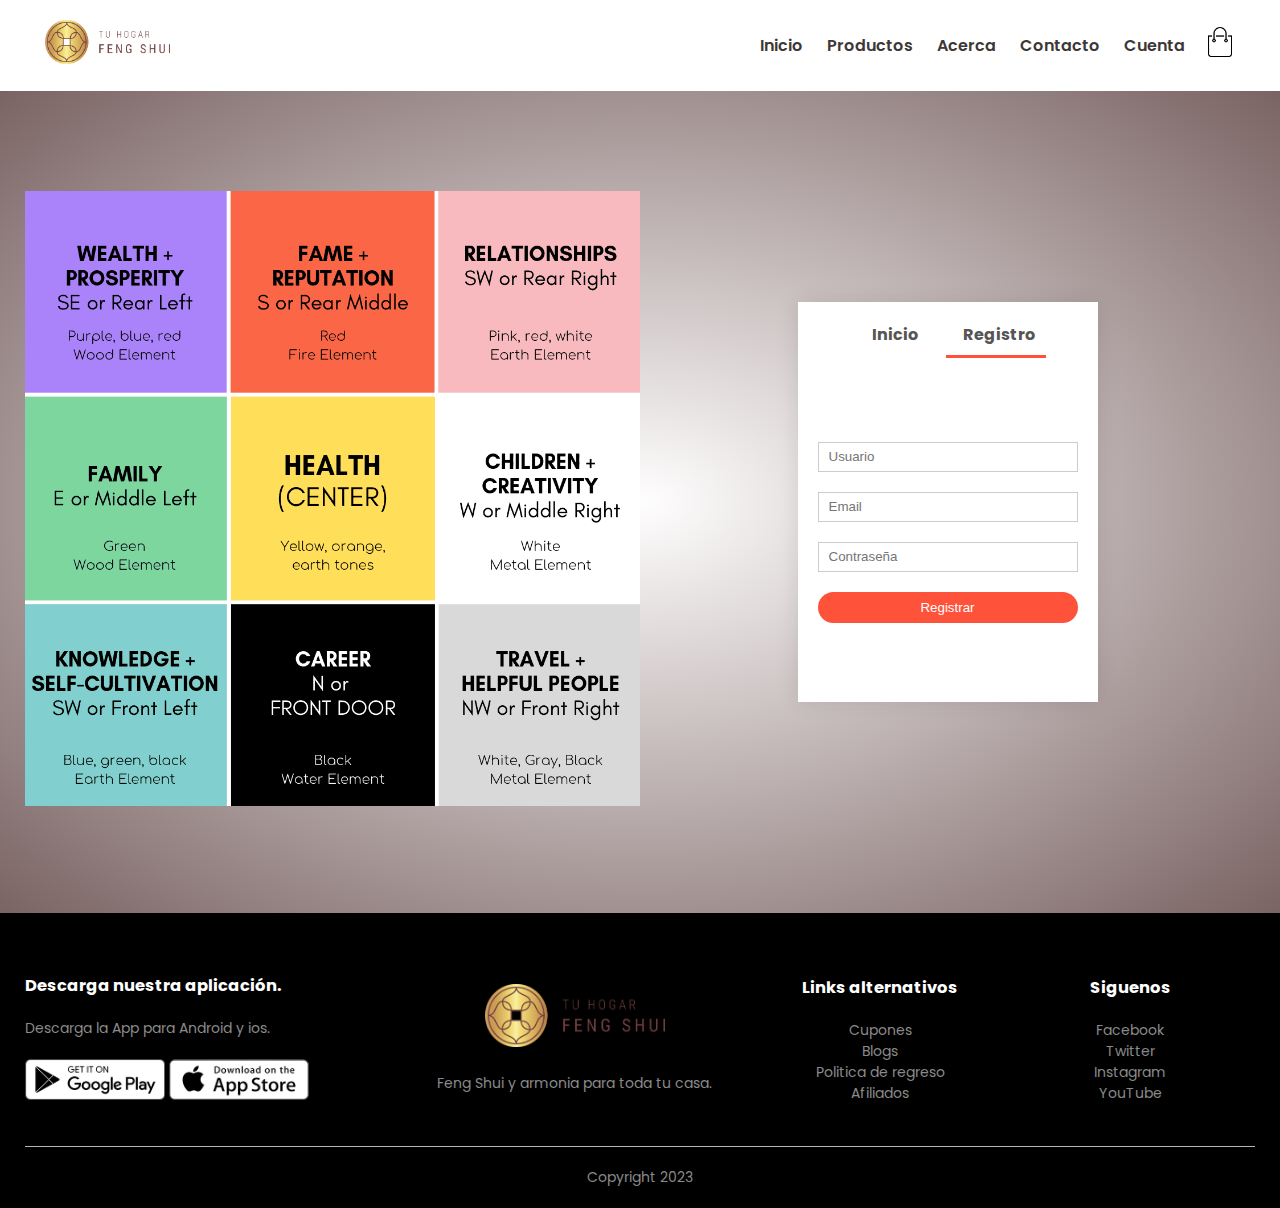
<file: account.html>
<!DOCTYPE html>
<html lang="en">
<head>
    <meta charset="UTF-8">
    <meta name="viewport" content="width=device-width, initial-scale=1.0">
    <title>Account - RedStore | Ecommerce Website Design</title>
    <link rel="stylesheet" href="style.css">
    <link href="https://fonts.googleapis.com/css2?family=Poppins:wght@200;300;400;500;600;700;800&display=swap" rel="stylesheet">
    <link rel="stylesheet" href="https://stackpath.bootstrapcdn.com/font-awesome/4.7.0/css/font-awesome.min.css">
</head>
<body>
       <div class="container">
          <div class="navbar">
              <div class="logo">
                  <a href="index.html"><img src="images/logo.png" width="125px"></a>
              </div>
              <nav>
               <ul id="MenuItems">
                   <li><a href="index.html">Inicio</a></li>
                   <li><a href="products.html">Productos</a></li>
                   <li><a href="">Acerca</a></li>
                   <li><a href="">Contacto</a></li>
                   <li><a href="account.html">Cuenta</a></li>
               </ul>
              </nav>
              <a href="cart.html"><img src="images/cart.png" width="30px" height="30px"></a>
              <img src="images/menu.png" onclick="menutoggle()" class="menu-icon">
          </div>
          
          
       </div>
       
       
<!--------------Cart Items details--------------->
<div class="accout-page">
    <div class="container">
  
       <div class="row">
         
          <div class="col-2">
             <img src="images/bagua.jpg" width="100%">
          </div>
          
           <div class="col-2">
              <div class="form-container">
                 <div class="form-btn">
                     <span onclick="login()">Inicio</span>
                     <span onclick="register()">Registro</span>
                     <hr id="indicator">
                 </div>
                 
               <form id="LoginForm">
                   <input type="text" placeholder="Usuario">
                   <input type="password" placeholder="Contraseña">
                   <button type="submit" class="btn">Iniciar sesión</button>
                   <a href="">Olvide mi contraseña</a>
               </form>

               <form id="RegForm">
                   <input type="text" placeholder="Usuario">
                   <input type="email" placeholder="Email">
                   <input type="password" placeholder="Contraseña">
                   <button type="submit" class="btn">Registrar</button>
               </form>
              </div>
           </div>
       </div>
</div>
</div>
<!----------Footer---------------> 

<div class="footer">
    <div class="container">
        <div class="row">
            <div class="footer-col1">
               <h3>Descarga nuestra aplicación.</h3>
                <p>Descarga la App para Android y ios.</p>
                <div class="app-logo">
                    <img src="images/play-store.png">
                    <img src="images/app-store.png">
                </div>
            </div>
            <div class="footer-col2">
               <img src="images/logo.png">
                <p>Feng Shui y armonia para toda tu casa.</p>
            </div>
            <div class="footer-col3">
               <h3>Links alternativos</h3>
                <ul>
                    <li>Cupones</li>
                    <li>Blogs</li>
                    <li>Politica de regreso</li>
                    <li>Afiliados</li>
                </ul>
            </div>
            <div class="footer-col4">
               <h3>Siguenos</h3>
                <ul>
                    <li>Facebook</li>
                    <li>Twitter<li>
                    <li>Instagram</li>
                    <li>YouTube</li>
                </ul>
            </div>
        </div>
        <hr>
        <p class="copyright">Copyright 2023</p>
    </div>
    
</div>

<!-------------js for toggle menu-------------->

<script>
    var MenuItems = document.getElementById("MenuItems");
    
    MenuItems.style.maxHeight = "0px";
    
    function menutoggle()
    {
        if(MenuItems.style.maxHeight == "0px")
            {
                MenuItems.style.maxHeight = "200px";
            }else
            {
                MenuItems.style.maxHeight = "0px"
            } 
    }
     
</script>
<!------------------- form toggle ----------->
    <script>
        var LoginForm = document.getElementById("LoginForm");
        var RegForm = document.getElementById("RegForm");
        var Indicator = document.getElementById("indicator");
        
        function register(){
                RegForm.style.transform = "translateX(0px)";
                LoginForm.style.transform = "translateX(0px)";
                Indicator.style.transform = "translateX(100px)"
            };
        function login(){
                RegForm.style.transform = "translateX(300px)";
                LoginForm.style.transform = "translateX(300px)";
                Indicator.style.transform = "translateX(0px)"
            };
            
    </script>
    
    
    
</body>
</html>
</file>
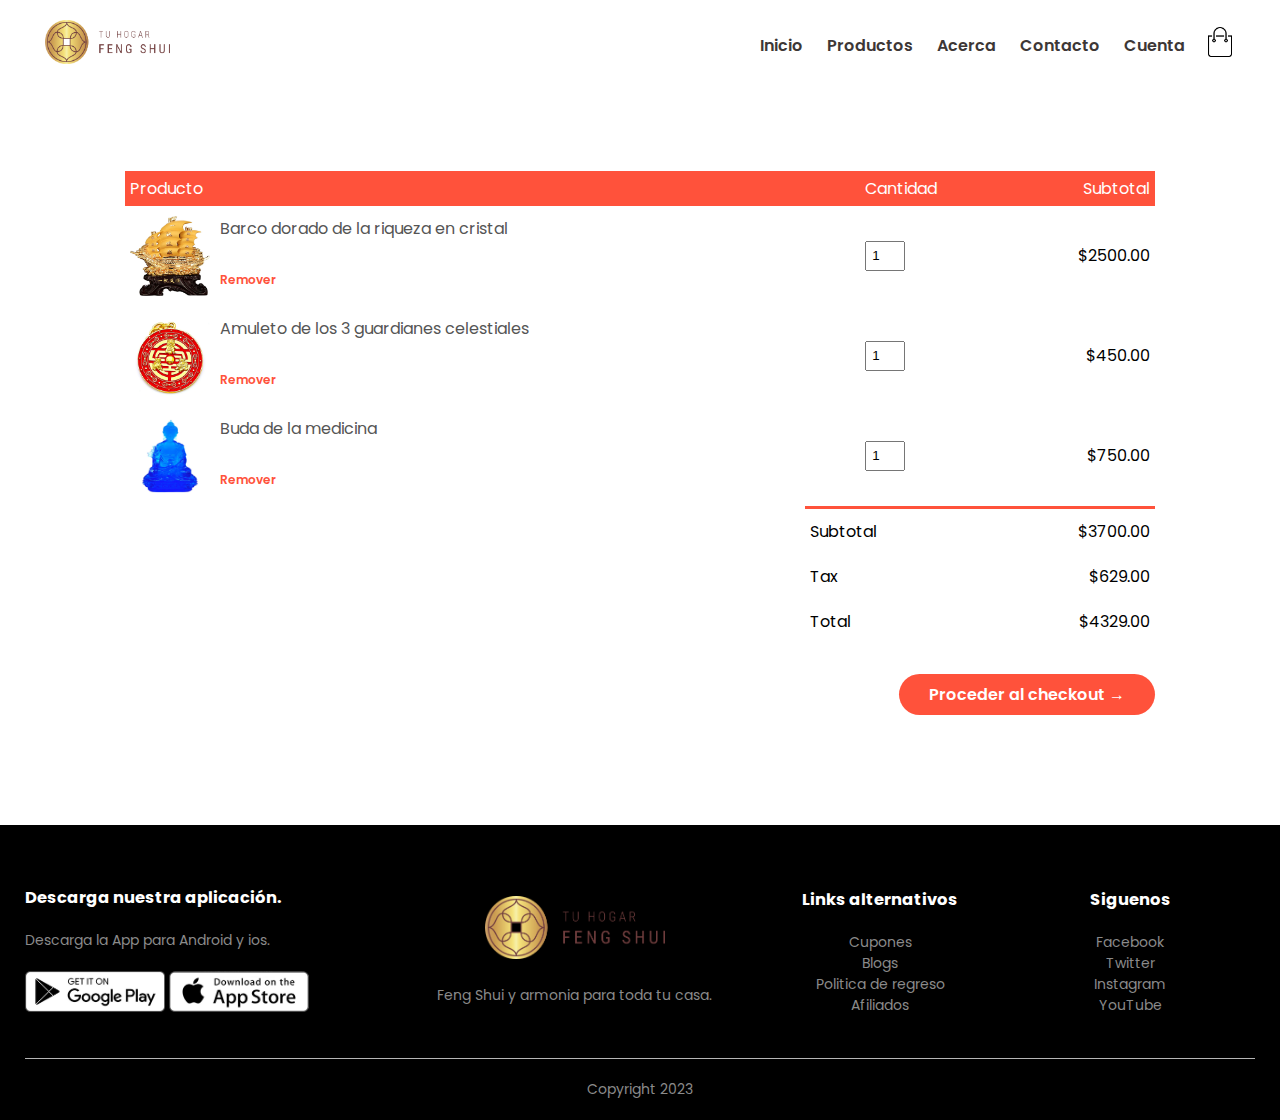
<file: cart.html>
<!DOCTYPE html>
<html lang="en">
<head>
    <meta charset="UTF-8">
    <meta name="viewport" content="width=device-width, initial-scale=1.0">
    <title>My Cart - RedStore | Ecommerce Website Design</title>
    <link rel="stylesheet" href="style.css">
    <link href="https://fonts.googleapis.com/css2?family=Poppins:wght@200;300;400;500;600;700;800&display=swap" rel="stylesheet">
    <link rel="stylesheet" href="https://stackpath.bootstrapcdn.com/font-awesome/4.7.0/css/font-awesome.min.css">
</head>
<body>
       <div class="container">
          <div class="navbar">
              <div class="logo">
                  <a href="index.html"><img src="images/logo.png" width="125px"></a>
              </div>
              <nav>
               <ul id="MenuItems">
                   <li><a href="index.html">Inicio</a></li>
                   <li><a href="products.html">Productos</a></li>
                   <li><a href="">Acerca</a></li>
                   <li><a href="">Contacto</a></li>
                   <li><a href="account.html">Cuenta</a></li>
               </ul>
              </nav>
              <a href="cart.html"><img src="images/cart.png" width="30px" height="30px"></a>
              <img src="images/menu.png" onclick="menutoggle()" class="menu-icon">
          </div>
          
       </div>
       
       
<!--------------Cart Items details--------------->
<div class="small-container cart-page">
   
   <table>
       <tr>
           <th>Producto</th>
           <th>Cantidad</th>
           <th>Subtotal</th>
       </tr>

       <tr>
           <td>
               <div class="cart-info">
                   <img src="images/product-1.jpg">
                   <div>
                       <p>Barco dorado de la riqueza en cristal</p>
                       <small>Precio: $2500.00</small><br>
                       <a href="">Remover</a>
                   </div>
               </div>
           </td>
           <td><input type="number" value="1"></td>
           <td>$2500.00</td>
       </tr>
       <tr>
           <td>
               <div class="cart-info">
                   <img src="images/product-3.jpg">
                   <div>
                       <p>Amuleto de los 3 guardianes celestiales</p>
                       <small>Precio: $450.00</small><br>
                       <a href="">Remover</a>
                   </div>
               </div>
           </td>
           <td><input type="number" value="1"></td>
           <td>$450.00</td>
       </tr>
       <tr>
           <td>
               <div class="cart-info">
                   <img src="images/product-12.jpg">
                   <div>
                       <p>Buda de la medicina</p>
                       <small>Precio: $750.00</small><br>
                       <a href="">Remover</a>
                   </div>
               </div>
           </td>
           <td><input type="number" value="1"></td>
           <td>$750.00</td>
       </tr>
   </table>
    
    <div class="total-price">
        <table>
            <tr>
                <td>Subtotal</td>
                <td>$3700.00</td>
            </tr>
            <tr>
                <td>Tax</td>
                <td>$629.00</td>
            </tr>
            <tr>
                <td>Total</td>
                <td>$4329.00</td>
            </tr>
            
        </table>
    </div>
    <div class="total-price">
        <a href="#" class="btn">Proceder al checkout &#8594;</a>
    </div>
    
</div>

<!----------Footer---------------> 

<div class="footer">
    <div class="container">
        <div class="row">
            <div class="footer-col1">
               <h3>Descarga nuestra aplicación.</h3>
                <p>Descarga la App para Android y ios.</p>
                <div class="app-logo">
                    <img src="images/play-store.png">
                    <img src="images/app-store.png">
                </div>
            </div>
            <div class="footer-col2">
               <img src="images/logo.png">
                <p>Feng Shui y armonia para toda tu casa.</p>
            </div>
            <div class="footer-col3">
               <h3>Links alternativos</h3>
                <ul>
                    <li>Cupones</li>
                    <li>Blogs</li>
                    <li>Politica de regreso</li>
                    <li>Afiliados</li>
                </ul>
            </div>
            <div class="footer-col4">
               <h3>Siguenos</h3>
                <ul>
                    <li>Facebook</li>
                    <li>Twitter<li>
                    <li>Instagram</li>
                    <li>YouTube</li>
                </ul>
            </div>
        </div>
        <hr>
        <p class="copyright">Copyright 2023</p>
    </div>
    
</div>

<!-------------js for toggle menu-------------->

<script>
    
    var MenuItems = document.getElementById("MenuItems");
    
    MenuItems.style.maxHeight = "0px";
    
    function menutoggle()
    {
        if(MenuItems.style.maxHeight == "0px")
            {
                MenuItems.style.maxHeight = "200px";
            }else
            {
                MenuItems.style.maxHeight = "0px"
            } 
    }
    
    
</script>



</body>
</html>
</file>
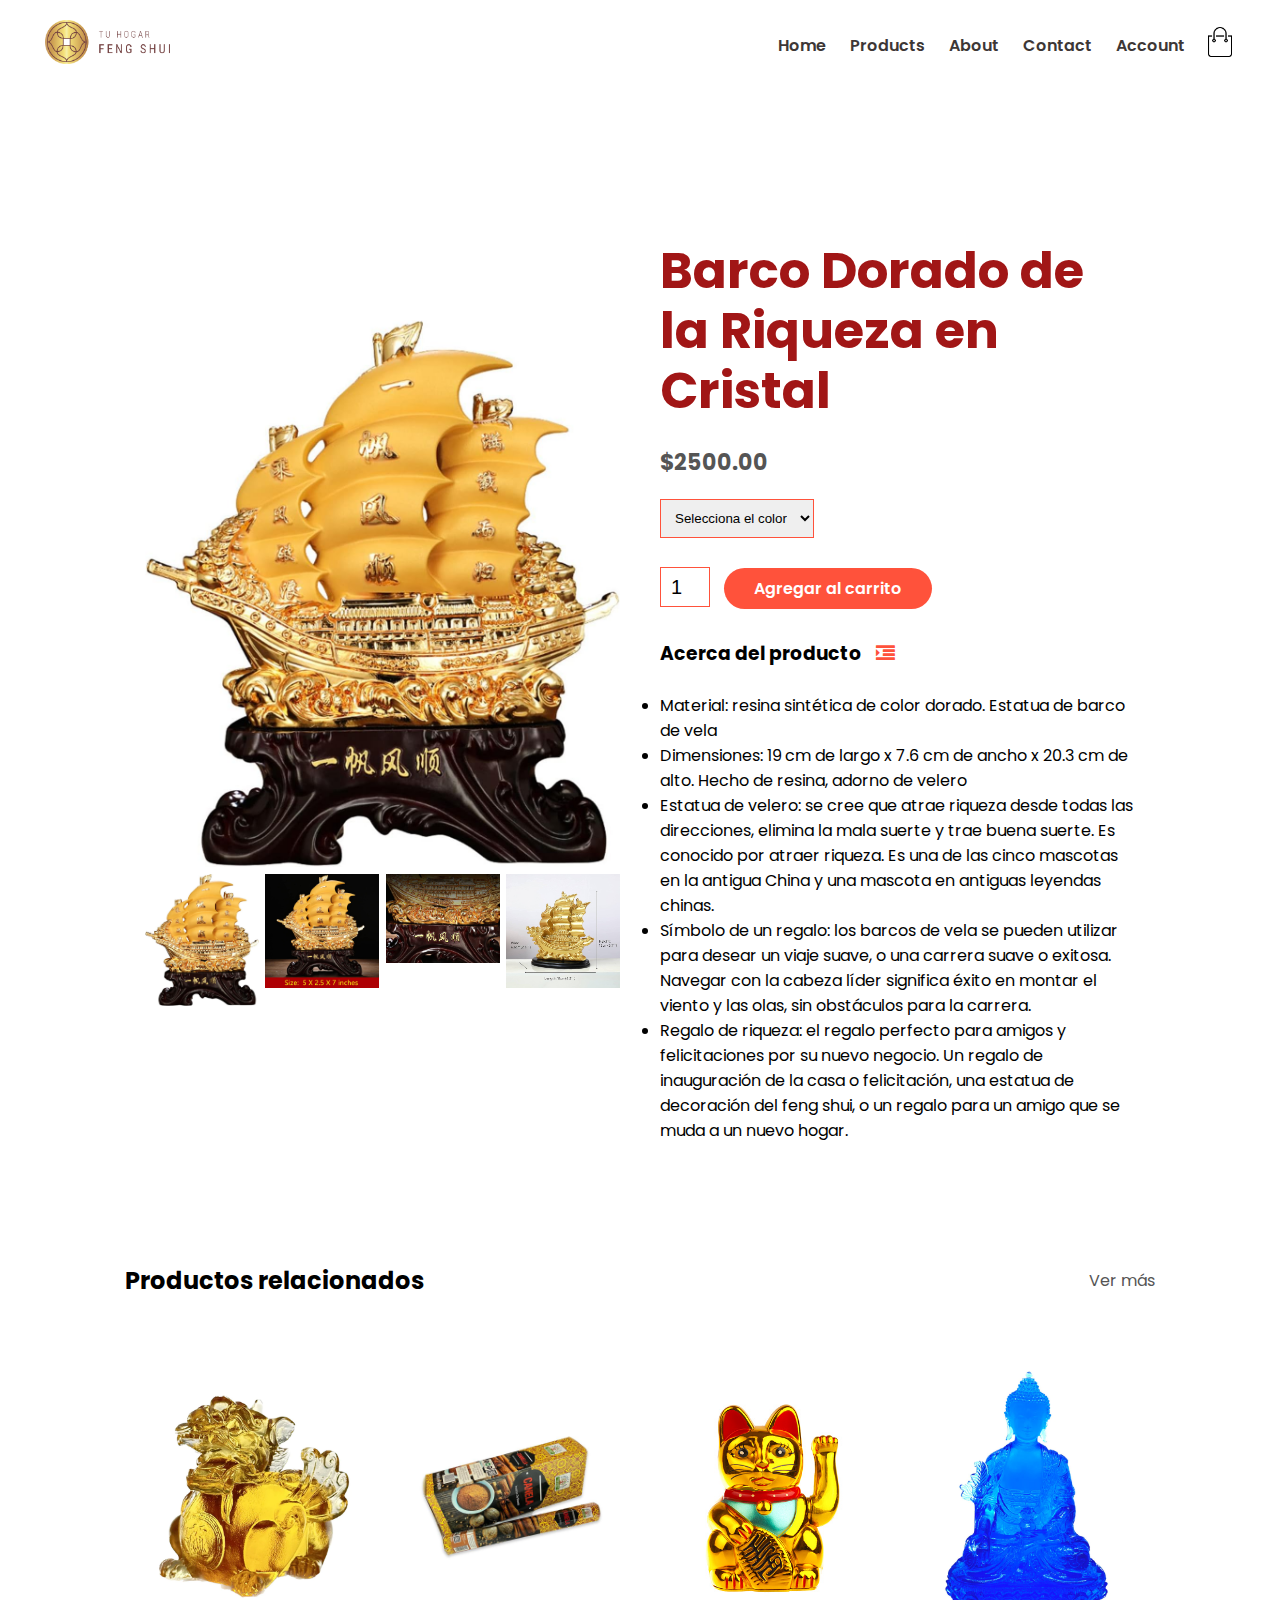
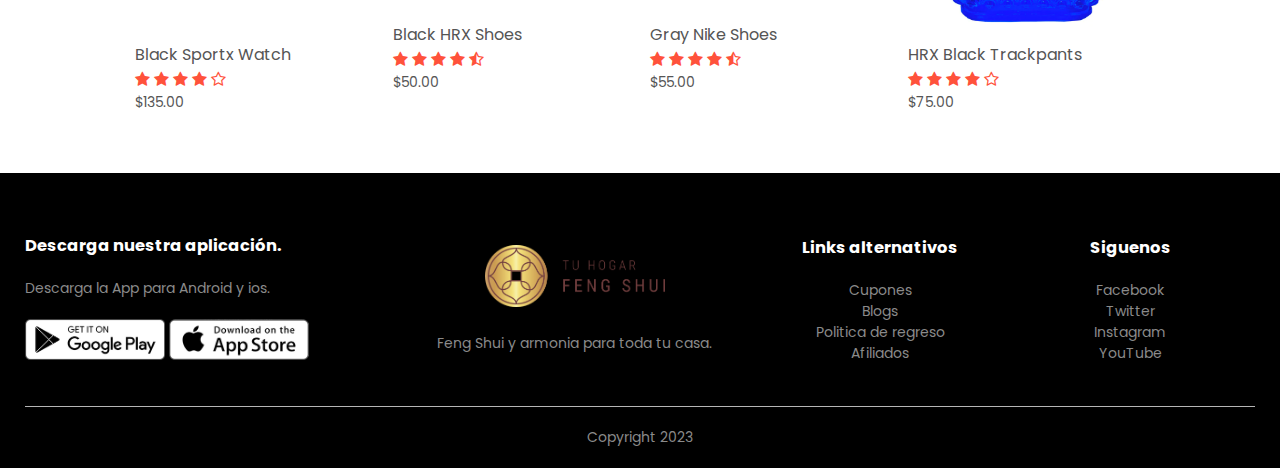
<file: product-details.html>
<!DOCTYPE html>
<html lang="en">
<head>
    <meta charset="UTF-8">
    <meta name="viewport" content="width=device-width, initial-scale=1.0">
    <title>T-Shirt - RedStore | Ecommerce Website Design</title>
    <link rel="stylesheet" href="style.css">
    <link href="https://fonts.googleapis.com/css2?family=Poppins:wght@200;300;400;500;600;700;800&display=swap" rel="stylesheet">
    <link rel="stylesheet" href="https://stackpath.bootstrapcdn.com/font-awesome/4.7.0/css/font-awesome.min.css">
</head>
<body>
       <div class="container">
          <div class="navbar">
              <div class="logo">
                  <a href="index.html"><img src="images/logo.png" width="125px"></a>
              </div>
              <nav>
               <ul id="MenuItems">
                   <li><a href="index.html">Home</a></li>
                   <li><a href="products.html">Products</a></li>
                   <li><a href="">About</a></li>
                   <li><a href="">Contact</a></li>
                   <li><a href="account.html">Account</a></li>
               </ul>
              </nav>
              <a href="cart.html"><img src="images/cart.png" width="30px" height="30px"></a>
              <img src="images/menu.png" onclick="menutoggle()" class="menu-icon">
          </div>
          
       </div>
       
       
<!--------------single-product--------------->
<div class="small-container single-product">
    <div class="row">
        <div class="col-2">
            <img src="images/gallery-1.jpg" width="100%" id="ProductImg">
            <div class="small-img-row">
               <div class="small-img-col">
                   <img src="images/gallery-1.jpg" class="small-img" width="100%">
               </div>
               <div class="small-img-col">
                   <img src="images/gallery-2.jpg" class="small-img" width="100%">
               </div>
               <div class="small-img-col">
                   <img src="images/gallery-3.jpg" class="small-img" width="100%">
               </div>
               <div class="small-img-col">
                   <img src="images/gallery-4.jpg" class="small-img" width="100%">
               </div>
    
            </div>
            
        </div>
        <div class="col-2">
            <p>Feng Shui / Other</p>
            <h2>Barco Dorado de la Riqueza en Cristal</h2>
            <h4>$2500.00</h4>
            
            <select>
               <option>Selecciona el color</option>
               <option>Dorado</option>
               <option>Rojo</option>
               <option>Negro</option>
               <option>Plateado</option>
           </select>
            
            <input type="number" value="1">
            <a href="cart.html" class="btn">Agregar al carrito</a>
            
            <h3>Acerca del producto <i class="fa fa-indent"></i></h3>
            <br>
            <p>
                <ul>
                <li>Material: resina sintética de color dorado. Estatua de barco de vela</li>
                <li>Dimensiones: 19 cm de largo x 7.6 cm de ancho x 20.3 cm de alto. Hecho de resina, adorno de velero</li>
                <li>Estatua de velero: se cree que atrae riqueza desde todas las direcciones, elimina la mala suerte y trae buena suerte. Es conocido por atraer riqueza. Es una de las cinco mascotas en la antigua China y una mascota en antiguas leyendas chinas.</li>
                <li>Símbolo de un regalo: los barcos de vela se pueden utilizar para desear un viaje suave, o una carrera suave o exitosa. Navegar con la cabeza líder significa éxito en montar el viento y las olas, sin obstáculos para la carrera.</li>
                <li>Regalo de riqueza: el regalo perfecto para amigos y felicitaciones por su nuevo negocio. Un regalo de inauguración de la casa o felicitación, una estatua de decoración del feng shui, o un regalo para un amigo que se muda a un nuevo hogar.</li>
                </ul>
            </p>
        </div>
    </div>
</div>
<!----------------- title -------------->
<div class="small-container">
   <div class="row row-2">
       <h2>Productos relacionados</h2>
       <p>Ver más</p>
   </div>
    
</div>
    
<!-------------- Our Products -------------->
<div class="small-container">
         
             <div class="row">
               <div class="col-4">
                   <img src="images/product-9.jpg">
                   <h4>Black Sportx Watch</h4>
                   <div class="rating">
                       <i class="fa fa-star"></i>
                       <i class="fa fa-star"></i>
                       <i class="fa fa-star"></i>
                       <i class="fa fa-star"></i>
                       <i class="fa fa-star-o"></i>
                   </div>
                   <p>$135.00</p> 
               </div> 
               <div class="col-4">
                   <img src="images/product-10.jpg">
                   <h4>Black HRX Shoes</h4>
                   <div class="rating">
                       <i class="fa fa-star"></i>
                       <i class="fa fa-star"></i>
                       <i class="fa fa-star"></i>
                       <i class="fa fa-star"></i>
                       <i class="fa fa-star-half-o"></i>
                   </div>
                   <p>$50.00</p>
               </div> 
               <div class="col-4">
                   <img src="images/product-11.jpg">
                   <h4>Gray Nike Shoes</h4>
                   <div class="rating">
                       <i class="fa fa-star"></i>
                       <i class="fa fa-star"></i>
                       <i class="fa fa-star"></i>
                       <i class="fa fa-star"></i>
                       <i class="fa fa-star-half-o"></i>
                   </div>
                   <p>$55.00</p>
               </div> 
                <div class="col-4">
                   <img src="images/product-12.jpg">
                   <h4>HRX Black Trackpants</h4>
                   <div class="rating">
                       <i class="fa fa-star"></i>
                       <i class="fa fa-star"></i>
                       <i class="fa fa-star"></i>
                       <i class="fa fa-star"></i>
                       <i class="fa fa-star-o"></i>
                   </div>
                   <p>$75.00</p>
               </div> 
           </div>
           
       </div>
  
     
   
<!----------Footer---------------> 

<div class="footer">
    <div class="container">
        <div class="row">
            <div class="footer-col1">
               <h3>Descarga nuestra aplicación.</h3>
                <p>Descarga la App para Android y ios.</p>
                <div class="app-logo">
                    <img src="images/play-store.png">
                    <img src="images/app-store.png">
                </div>
            </div>
            <div class="footer-col2">
               <img src="images/logo.png">
                <p>Feng Shui y armonia para toda tu casa.</p>
            </div>
            <div class="footer-col3">
               <h3>Links alternativos</h3>
                <ul>
                    <li>Cupones</li>
                    <li>Blogs</li>
                    <li>Politica de regreso</li>
                    <li>Afiliados</li>
                </ul>
            </div>
            <div class="footer-col4">
               <h3>Siguenos</h3>
                <ul>
                    <li>Facebook</li>
                    <li>Twitter<li>
                    <li>Instagram</li>
                    <li>YouTube</li>
                </ul>
            </div>
        </div>
        <hr>
        <p class="copyright">Copyright 2023</p>
    </div>
    
</div>




<!-------------js for toggle menu-------------->

<script>
    
    var MenuItems = document.getElementById("MenuItems");
    
    MenuItems.style.maxHeight = "0px";
    
    function menutoggle()
    {
        if(MenuItems.style.maxHeight == "0px")
            {
                MenuItems.style.maxHeight = "200px";
            }else
            {
                MenuItems.style.maxHeight = "0px"
            } 
    }
    
//-------------Produc Gallery------------
    
    var ProductImg = document.getElementById("ProductImg");
    
    var SmallImg = document.getElementsByClassName("small-img");
       
 
        SmallImg[0].onclick = function()
        {
            ProductImg.src = SmallImg[0].src;
        }
        SmallImg[1].onclick = function()
        {
            ProductImg.src = SmallImg[1].src;
        
        }
        SmallImg[2].onclick = function()
        {
            ProductImg.src = SmallImg[2].src;
        
        }
        SmallImg[3].onclick = function()
        {
            ProductImg.src = SmallImg[3].src;
        
        }

  //-------------End Produc Gallery------------  
    
    
    
    
</script>



</body>
</html>
</file>
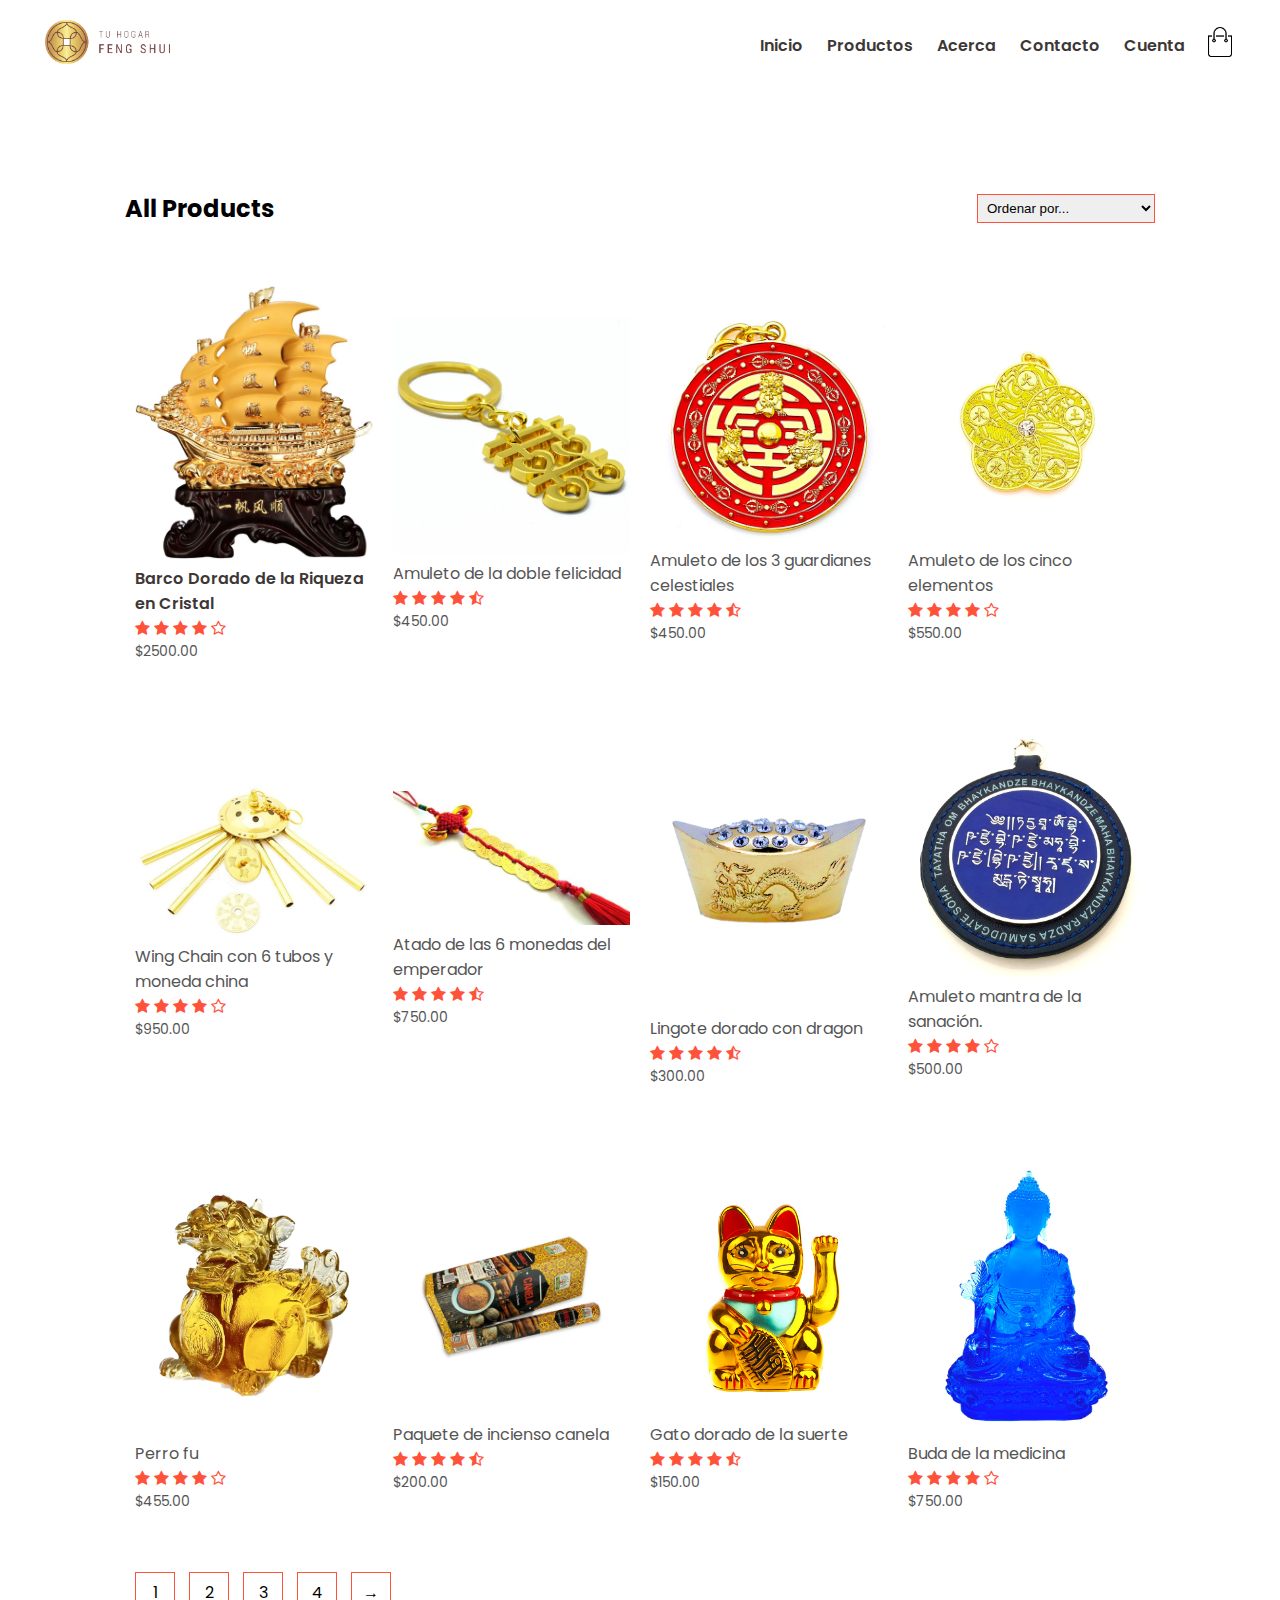
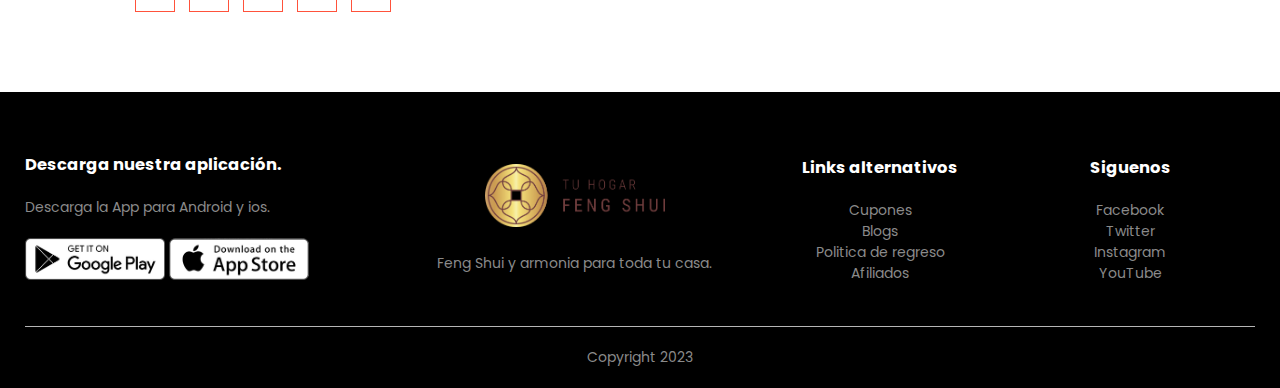
<file: products.html>
<!DOCTYPE html>
<html lang="en">
<head>
    <meta charset="UTF-8">
    <meta name="viewport" content="width=device-width, initial-scale=1.0">
    <title>All Products - RedStore | Ecommerce Website Design</title>
    <link rel="stylesheet" href="style.css">
    <link href="https://fonts.googleapis.com/css2?family=Poppins:wght@200;300;400;500;600;700;800&display=swap" rel="stylesheet">
    <link rel="stylesheet" href="https://stackpath.bootstrapcdn.com/font-awesome/4.7.0/css/font-awesome.min.css">
</head>
<body>
       <div class="container">
          <div class="navbar">
              <div class="logo">
                  <a href="index.html"><img src="images/logo.png" width="125px"></a>
              </div>
              <nav>
               <ul id="MenuItems">
                   <li><a href="index.html">Inicio</a></li>
                   <li><a href="products.html">Productos</a></li>
                   <li><a href="">Acerca</a></li>
                   <li><a href="">Contacto</a></li>
                   <li><a href="account.html">Cuenta</a></li>
               </ul>
              </nav>
              <a href="cart.html"><img src="images/cart.png" width="30px" height="30px"></a>
              <img src="images/menu.png" onclick="menutoggle()" class="menu-icon">
          </div>
          
       </div>
<!----------------- title -------------->
<div class="small-container">
   <div class="row row-2">
       <h2>All Products</h2>
       <select>
           <option>Ordenar por...</option>
           <option>Ordenar por precio</option>
           <option>Ordenar por popularidad</option>
           <option>Ordenar por calificación</option>
           <option>Ordenar por ventas</option>
       </select>
   </div>
    
             
           <div class="row">
               <div class="col-4">
                   
                   <a href="product-details.html"><img src="images/product-1.jpg"></a>
                   <h4><a href="product-details.html">Barco Dorado de la Riqueza en Cristal</a></h4>
                   <div class="rating">
                       <i class="fa fa-star"></i>
                       <i class="fa fa-star"></i>
                       <i class="fa fa-star"></i>
                       <i class="fa fa-star"></i>
                       <i class="fa fa-star-o"></i>
                   </div>
                   <p>$2500.00</p>
               </div> 
               <div class="col-4">
                   <img src="images/product-2.jpg">
                   <h4>Amuleto de la doble felicidad</h4>
                   <div class="rating">
                       <i class="fa fa-star"></i>
                       <i class="fa fa-star"></i>
                       <i class="fa fa-star"></i>
                       <i class="fa fa-star"></i>
                       <i class="fa fa-star-half-o"></i>
                   </div>
                   <p>$450.00</p>
               </div> 
               <div class="col-4">
                   <img src="images/product-3.jpg">
                   <h4>Amuleto de los 3 guardianes celestiales</h4>
                   <div class="rating">
                       <i class="fa fa-star"></i>
                       <i class="fa fa-star"></i>
                       <i class="fa fa-star"></i>
                       <i class="fa fa-star"></i>
                       <i class="fa fa-star-half-o"></i>
                   </div>
                   <p>$450.00</p>
               </div> 
                <div class="col-4">
                   <img src="images/product-4.jpg">
                   <h4>Amuleto de los cinco elementos</h4>
                   <div class="rating">
                       <i class="fa fa-star"></i>
                       <i class="fa fa-star"></i>
                       <i class="fa fa-star"></i>
                       <i class="fa fa-star"></i>
                       <i class="fa fa-star-o"></i>
                   </div>
                   <p>$550.00</p>
               </div> 
           </div>
            
             <div class="row">
               <div class="col-4">
                   <img src="images/product-5.jpg">
                   <h4>Wing Chain con 6 tubos y moneda china</h4>
                   <div class="rating">
                       <i class="fa fa-star"></i>
                       <i class="fa fa-star"></i>
                       <i class="fa fa-star"></i>
                       <i class="fa fa-star"></i>
                       <i class="fa fa-star-o"></i>
                   </div>
                   <p>$950.00</p>
               </div> 
               <div class="col-4">
                   <img src="images/product-6.jpg">
                   <h4>Atado de las 6 monedas del emperador</h4>
                   <div class="rating">
                       <i class="fa fa-star"></i>
                       <i class="fa fa-star"></i>
                       <i class="fa fa-star"></i>
                       <i class="fa fa-star"></i>
                       <i class="fa fa-star-half-o"></i>
                   </div>
                   <p>$750.00</p>
               </div> 
               <div class="col-4">
                   <img src="images/product-7.jpg">
                   <h4>Lingote dorado con dragon</h4>
                   <div class="rating">
                       <i class="fa fa-star"></i>
                       <i class="fa fa-star"></i>
                       <i class="fa fa-star"></i>
                       <i class="fa fa-star"></i>
                       <i class="fa fa-star-half-o"></i>
                   </div>
                   <p>$300.00</p> 
               </div> 
                <div class="col-4">
                   <img src="images/product-8.jpg">
                   <h4>Amuleto mantra de la sanación.</h4>
                   <div class="rating">
                       <i class="fa fa-star"></i>
                       <i class="fa fa-star"></i>
                       <i class="fa fa-star"></i>
                       <i class="fa fa-star"></i>
                       <i class="fa fa-star-o"></i>
                   </div>
                   <p>$500.00</p>
               </div> 
           </div>
           
           <div class="row">
               <div class="col-4">
                   <img src="images/product-9.jpg">
                   <h4>Perro fu</h4>
                   <div class="rating">
                       <i class="fa fa-star"></i>
                       <i class="fa fa-star"></i>
                       <i class="fa fa-star"></i>
                       <i class="fa fa-star"></i>
                       <i class="fa fa-star-o"></i>
                   </div>
                   <p>$455.00</p> 
               </div> 
               <div class="col-4">
                   <img src="images/product-10.jpg">
                   <h4>Paquete de incienso canela</h4>
                   <div class="rating">
                       <i class="fa fa-star"></i>
                       <i class="fa fa-star"></i>
                       <i class="fa fa-star"></i>
                       <i class="fa fa-star"></i>
                       <i class="fa fa-star-half-o"></i>
                   </div>
                   <p>$200.00</p>
               </div> 
               <div class="col-4">
                   <img src="images/product-11.jpg">
                   <h4>Gato dorado de la suerte</h4>
                   <div class="rating">
                       <i class="fa fa-star"></i>
                       <i class="fa fa-star"></i>
                       <i class="fa fa-star"></i>
                       <i class="fa fa-star"></i>
                       <i class="fa fa-star-half-o"></i>
                   </div>
                   <p>$150.00</p>
               </div> 
                <div class="col-4">
                   <img src="images/product-12.jpg">
                   <h4>Buda de la medicina</h4>
                   <div class="rating">
                       <i class="fa fa-star"></i>
                       <i class="fa fa-star"></i>
                       <i class="fa fa-star"></i>
                       <i class="fa fa-star"></i>
                       <i class="fa fa-star-o"></i>
                   </div>
                   <p>$750.00</p>
               </div> 
           </div>
           
           <div class="page-btn">
              <span>1</span>
              <span>2</span>
              <span>3</span>
              <span>4</span>
              <span>&#8594;</span>
          </div>
</div>
    
<!----------Footer---------------> 

<div class="footer">
    <div class="container">
        <div class="row">
            <div class="footer-col1">
               <h3>Descarga nuestra aplicación.</h3>
                <p>Descarga la App para Android y ios.</p>
                <div class="app-logo">
                    <img src="images/play-store.png">
                    <img src="images/app-store.png">
                </div>
            </div>
            <div class="footer-col2">
               <img src="images/logo.png">
                <p>Feng Shui y armonia para toda tu casa.</p>
            </div>
            <div class="footer-col3">
               <h3>Links alternativos</h3>
                <ul>
                    <li>Cupones</li>
                    <li>Blogs</li>
                    <li>Politica de regreso</li>
                    <li>Afiliados</li>
                </ul>
            </div>
            <div class="footer-col4">
               <h3>Siguenos</h3>
                <ul>
                    <li>Facebook</li>
                    <li>Twitter<li>
                    <li>Instagram</li>
                    <li>YouTube</li>
                </ul>
            </div>
        </div>
        <hr>
        <p class="copyright">Copyright 2023</p>
    </div>
    
</div>




<!-------------js for toggle menu-------------->

<script>
    
    var MenuItems = document.getElementById("MenuItems");
    
    MenuItems.style.maxHeight = "0px";
    
    function menutoggle()
    {
        if(MenuItems.style.maxHeight == "0px")
            {
                MenuItems.style.maxHeight = "200px";
            }else
            {
                MenuItems.style.maxHeight = "0px"
            } 
    }
    
</script>



</body>
</html>
</file>
<file: style.css>
*{
    margin: 0;
    padding: 0;
    box-sizing: border-box;
}
body{
    font-family: 'Poppins', sans-serif;
}
a{
    text-decoration: none;
    color: #3d3736;
    font-weight: 600;
}

p{
    color: #555;
}
.header{
    background-image: url('images/fondo1.jpg'); 
    background-size: cover; /* Ajusta la imagen para cubrir todo el fondo */
    background-repeat: no-repeat; /* Evita la repetición de la imagen */
    background-attachment: fixed; /* Fija la imagen de fondo para que no se desplace con el contenido */
    background-position: center center; /* Centra la imagen en la página */
}

.container{
    max-width: 1300px;
    margin: auto;
    padding-left: 25px;
    padding-right: 25px;
    
}
.navbar{
    display: flex;
    align-items: center;
    padding: 20px;
}
nav{
    flex: 1;
    text-align: right;
}
nav ul{
    display: inline-block;
    list-style-type: none;
}
nav ul li{
    display: inline-block;
    margin-right: 20px;
}
.menu-icon{
    display: none;
    width: 28px;
    margin-left: 20px;
}
.row{
    display: flex;
    align-items: center;
    flex-wrap: wrap;
    justify-content: space-around;
/*---------*/
    
}
.header .row{
    margin-top: 70px;
}
.col-2{
    flex-basis: 50%;
    min-width: 300px;
}

.col-2 img{
    max-width: 100%;
    padding: 50px 0;
}
.col-2 h1{
    font-size: 50px;
    line-height: 60px;
    margin: 25px 0;
    color: rgb(236, 227, 227);
}
.col-2 h2{
    font-size: 50px;
    line-height: 60px;
    margin: 25px 0;
    color: rgb(161, 22, 22);  
}
.col-2 p{
    color: rgb(255, 255, 255);
    font-style: italic;
    font-weight: bold;
}

.btn{
    display: inline-block;
    background: #ff523b;
    color: #fff;
    padding: 8px 30px;
    margin: 30px 0;
    border-radius: 30px;
    transition: background 0.5s;
}
.btn:hover{
    background: #563434;
}

/*-----------------------------*/
.categories{
    margin: 70px 0;
}

.small-container{
    max-width: 1080px;
    margin: auto;
    padding-left: 25px;
    padding-right: 25px;
}

.col-3{
    flex-basis: 30%;
    min-width: 250px;
    margin-bottom: 30px;
}
.col-3 img{
    width: 100%;
}
/*-------featured product--------------*/

.title{
    text-align: center;
    margin: 0px auto 80px;
    position: relative;
    line-height: 60px;
    color: #555;
}
.title::after{
    content: '';
    background: #ff523b;
    width: 80px;
    height: 5px;
    border-radius: 5px;
    position: absolute;
    bottom: 0;
    left: 50%;
    transform: translateX(-50%);
}

.col-4{
    flex-basis: 25%;
    padding: 10px;
    min-width: 200px;
    margin-bottom: 50px;
    transition: transform 0.5s;
}
.col-4 img{
    width: 100%;
}
h4{
    color: #555;
    font-weight: normal;
}
.col-4 p{
    font-size: 14px;
}
.rating .fa{
    color: #ff523b;
}

.col-4:hover{
    transform: translateY(-5px);
}


/*-----------offer-------------*/
.offer{
    background-image: url('images/fondo.jpg'); 
    background-size: cover; /* Ajusta la imagen para cubrir todo el fondo */
    background-repeat: no-repeat; /* Evita la repetición de la imagen */
    background-attachment: fixed; /* Fija la imagen de fondo para que no se desplace con el contenido */
    background-position: center center; /* Centra la imagen en la página */
    margin-top: 80px;
    padding: 30px 0;
}
.col-2 .offer-img{
    padding: 50px;
}
small{
    color: #ffffff;
}

/*--------------------testimonial---------------*/

.testimonial{
    padding-top: 100px;
}

.testimonial .col-3{
    text-align: center;
    padding: 40px 20px 40px;
    box-shadow: 0 0 20px 0px rgba(0, 0, 0, 0.1);
    cursor: pointer;
    transition: transform .5s;
}
.testimonial .col-3 img{
    width: 50px;
    margin-top: 20px;
    border-radius: 50%;
}
.fa.fa-quote-left{
    font-size: 34px;
    color: #ff523b;
}
.col-3 p{
    font-size: 12px;
    margin: 12px 0px;
    color: #777;
}

.testimonial .col-3 h3{
    font-weight: 600;
    color: #555;
    font-size: 16px;
}

.testimonial .col-3:hover{
    transform: translateY(-10px);
}

/*--------------- brands ------------*/

.brands{
    margin: 100px auto;
}
.col-5{
    width: 160px;
}
.col-5 img{
    width: 100%;
    cursor: pointer;
    filter: grayscale(100%);
}
.col-5 img:hover{
    filter: grayscale(0);
}
/*---------footer-------*/

.footer{
    background: #000;
    color: #8a8a8a;
    font-size: 14px;
    padding: 60px 0 20px;
}
.footer p{
    color: #8a8a8a;
}
.footer h3{
    color: #fff;
    margin-bottom: 20px;
}
.footer-col1,.footer-col2,.footer-col3,.footer-col4{
    min-width: 250px;
    margin-bottom: 20px;
}
.footer-col1{
    flex-basis: 30%;
}
.footer-col2{
    flex: 1;
    text-align: center;
}
.footer-col2 img{
    width: 180px;
    margin-bottom: 20px;
}
.footer-col3,.footer-col4{
    flex-basis: 12%;
    text-align: center;
}

.app-logo{
    margin-top: 20px;
}

.app-logo img{
    width: 140px;
}

.footer li{
    display: block;
}
.footer hr{
    border: none;
    background: #b5b5b5;
    height: 1px;
    margin:  20px 0;
}
.copyright{
    text-align: center;
    
}

/*-------media-query-for-max-width-800---------*/


@media only screen and (max-width: 800px) {

    
nav ul{
    position: absolute;
    top: 70px;
    left: 0;
    background: #333;
    width: 100%;
    overflow: hidden;
    transition: 1s;
    max-height: 0;
    transition:max-height 0.5s;
    }
    
nav ul li{
    display: block;
    margin-right: 50px;
    margin-top: 10px;
    margin-bottom: 10px;
    }
nav ul li a{
        color: #fff;
    }
    
.menu-icon{
        display: block;
        cursor: pointer;
    }
    

}
/*---------- 600 media query -------*/
@media only screen and (max-width: 600px){
    
    .row{
      text-align: center;
    }
    
    .col-1, .col-2, .col-3, .col-4{
        
        flex-basis: 100%;
    }
}

/*----------All Product page------------*/


.row-2{
    justify-content: space-between;
    margin: 100px auto 50px;
}

select{
    border: 1px solid #ff523b;
    padding: 5px;
}
select:focus{
    outline: none;
}

.page-btn{
    margin: 0 auto 80px;
}

.page-btn span{
    display: inline-block;
    border: 1px solid #ff523b;
    margin-left: 10px;
    width: 40px;
    height: 40px;
    text-align: center;
    line-height: 40px;
    cursor: pointer;
}
.page-btn span:hover{
    background: #ff523b;
    color: #fff;
}



/*---------product details-----------*/
.single-product{
    margin-top: 80px;
}
.single-product .col-2 img{
    padding: 0;
}
.single-product .col-2{
    padding: 20px;
}

.single-product h4{
    margin: 20px 0;
    font-size: 22px;
    font-weight: bold;
}

.single-product select{
    display: block;
    padding: 10px;
    margin-top: 20px;
}

.single-product input{
    width: 50px;
    height: 40px;
    padding-left: 10px;
    font-size: 20px;
    margin-right: 10px;
    border: 1px solid #ff523b;
}
input:focus{
    outline: none;
}

.single-product .fa{
    color: #ff523b;
    margin-left: 10px;
}
.small-img-row{
    display: flex;
    justify-content: space-between;
}
.small-img-col{
    flex-basis: 24%;
    cursor: pointer;
}


/*-------600 media query---------*/



@media only screen and (max-width: 600px){
    .single-product .row{
        text-align: left;
    }
    .single-product .col-2{
        padding: 20px 0;
    }

    .single-product h1{
        font-size: 26px;
        line-height: 22px;
    }
}

/*---------------- cart page -----------*/

.cart-page{
    margin: 80px auto;
}

table{
    width: 100%;
    border-collapse: collapse;
}

.cart-info{
    display: flex;
    flex-wrap: wrap;
}
th{
    text-align: left;
    padding: 5px;
    color: #fff;
    background: #ff523b;
    font-weight: normal;
}

td{
    padding: 10px 5px;
}
td input{
    width: 40px;
    height: 30px;
    padding: 5px;
}

td a{
    color: #ff523b;
    font-size: 12px;
}

td img{
    width: 80px;
    height: 80px;
    margin-right: 10px; 
}


.total-price{
    display: flex;
    justify-content: flex-end;
    
}
.total-price table{
    border-top: 3px solid #ff523b;
    width: 100%;
    max-width: 350px;
}
td:last-child{
    text-align: right;
}
th:last-child{
    text-align: right;
}

@media only screen and (max-width: 600px){
    .cart-info p{
        display: none;
    }
}

/*-------account page--------*/

.accout-page{
    padding: 50px 0;
    background: radial-gradient(#fffefe,#7a6363);
}

.form-container{
    background: #fff;
    width: 300px;
    height: 400px;
    position: relative;
    text-align: center;
    padding: 20px 0;
    margin: auto;
    box-shadow: 0 0 20px 0px rgba(0, 0, 0, 0.1);
    overflow: hidden;
}

.form-container span{
    font-weight: bold;
    padding: 0 10px;
    color: #555;
    cursor: pointer;
    width: 100px;
    display: inline-block;
}

.form-btn{
    display: inline-block;
}

#indicator{
    width: 100px;
    border: none;
    background: #ff523b;
    height: 3px;
    margin-top: 8px;
    transform: translateX(100px);
    transition: transform 1s; 
}

.form-container form{
    max-width: 300px;
    padding: 0 20px;
    position: absolute;
    top: 130px;
    transition: transform 1s;
}

form input{
    width: 100%;
    height: 30px;
    margin: 10px 0;
    padding: 0 10px;
    border: 1px solid #ccc;
}
form input:focus{
    outline: none;
}
form .btn{
    width: 100%;
    border: none;
    cursor: pointer;
    margin: 10px 0;
}
form .btn:focus{
    outline: none;
}
form a{
    font-size: 12px;
}
#LoginForm{
     left: -300px;
}
#RegForm{
    left: 0;
}
</file>
